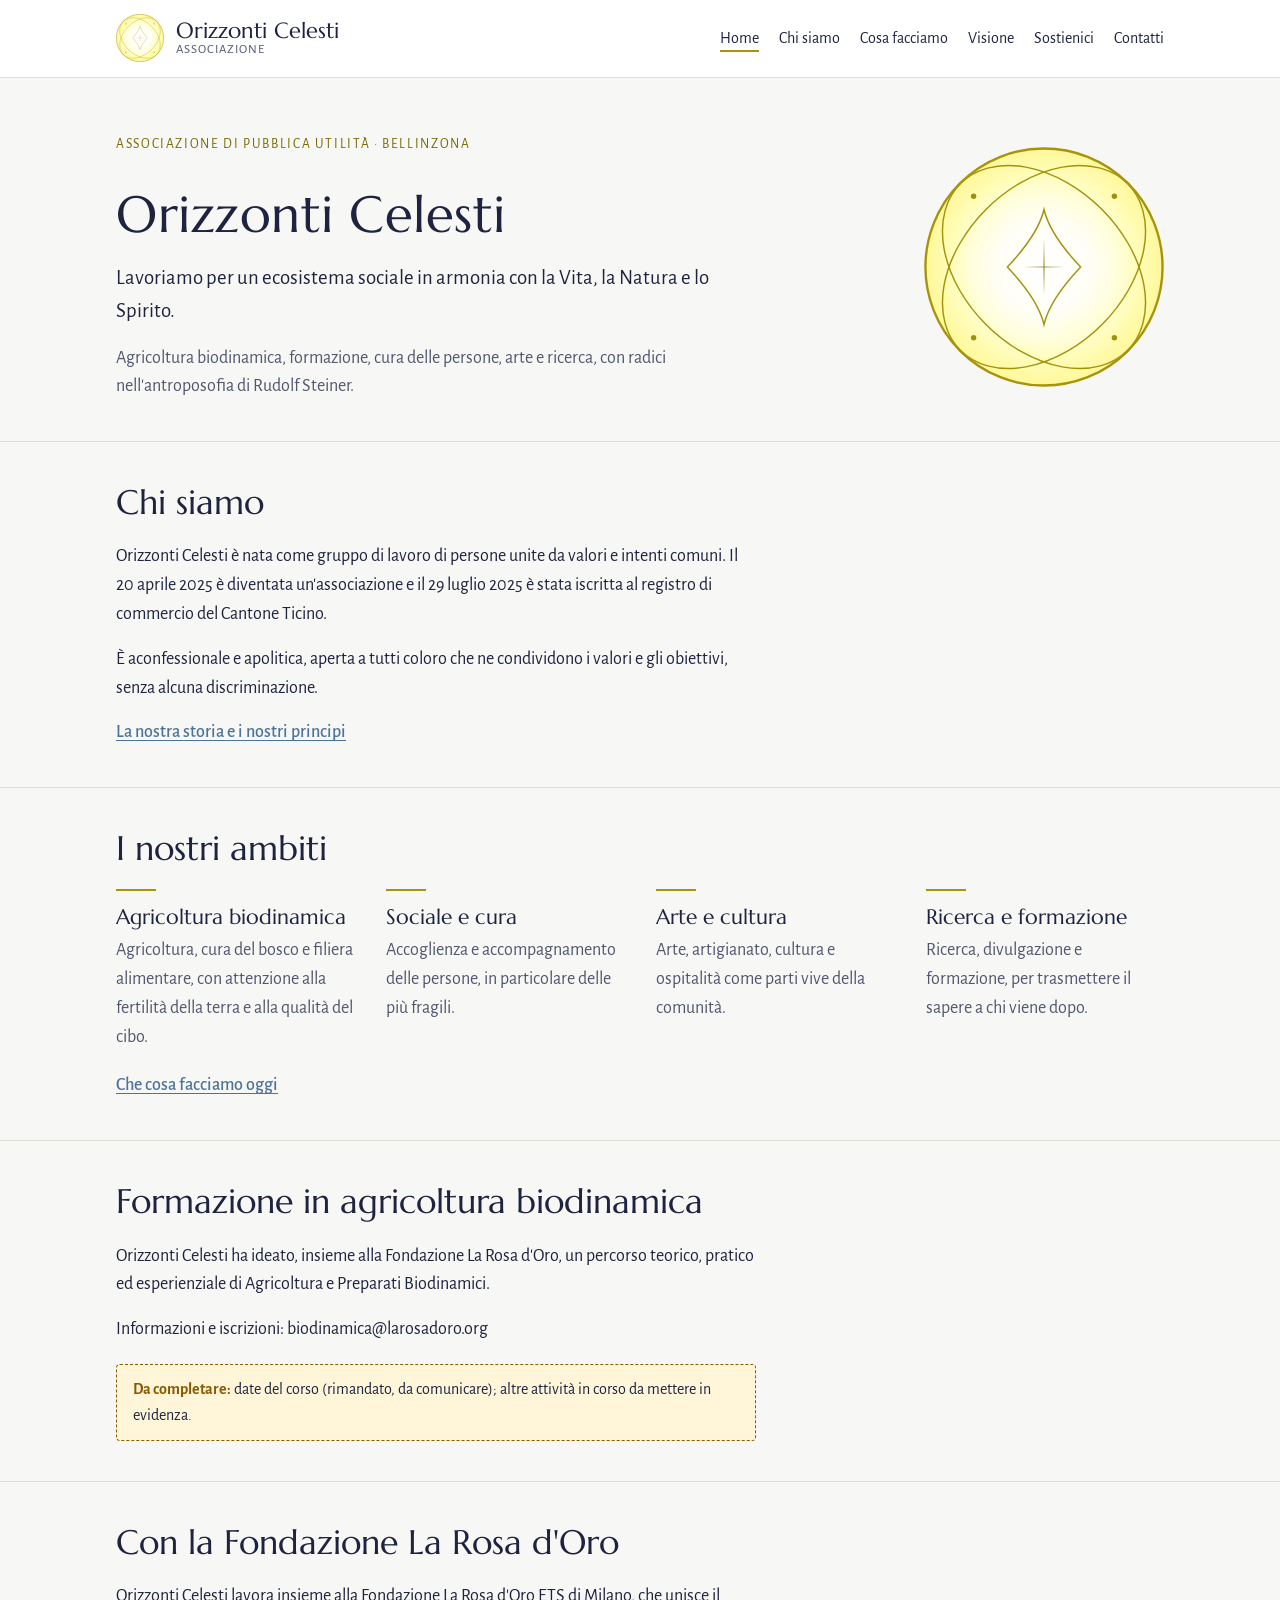
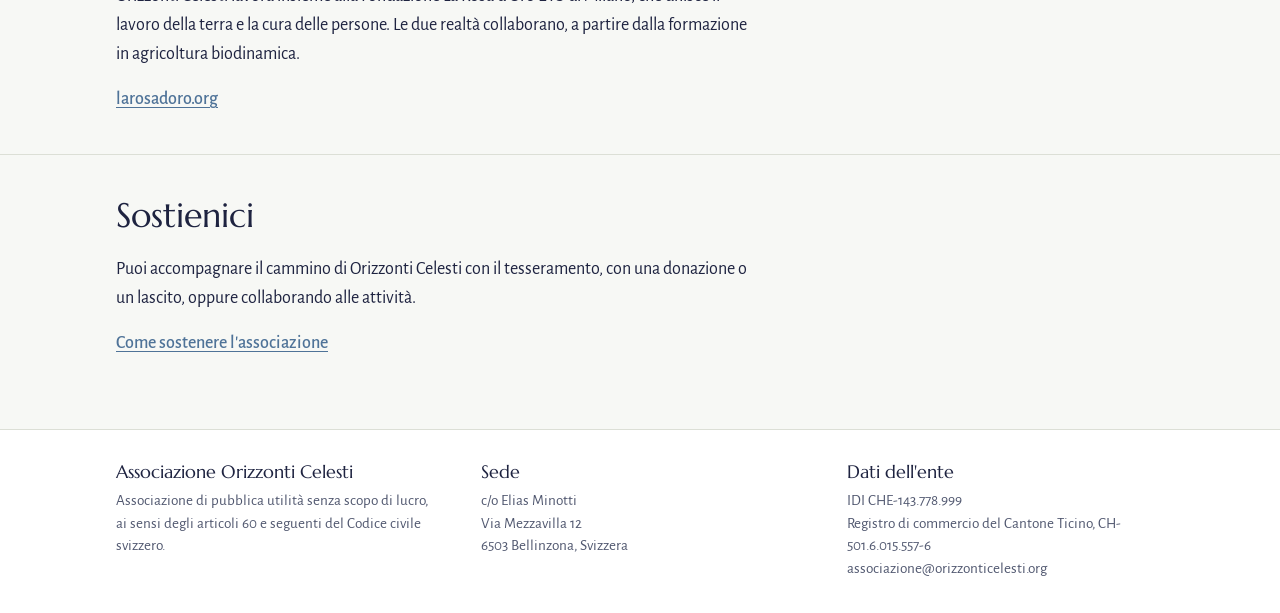
<file: index.html>
<!doctype html>
<html lang="it">
<head>
<meta charset="utf-8">
<meta name="viewport" content="width=device-width, initial-scale=1, viewport-fit=cover">
<title>Orizzonti Celesti</title>
<meta name="description" content="Associazione svizzera di pubblica utilità: agricoltura biodinamica, formazione, cura delle persone, arte e ricerca, con radici nell'antroposofia.">
<link rel="canonical" href="https://orizzonticelesti.org/">
<meta property="og:type" content="website">
<meta property="og:locale" content="it_CH">
<meta property="og:site_name" content="Orizzonti Celesti">
<meta property="og:title" content="Orizzonti Celesti">
<meta property="og:description" content="Associazione svizzera di pubblica utilità: agricoltura biodinamica, formazione, cura delle persone, arte e ricerca, con radici nell'antroposofia.">
<meta property="og:url" content="https://orizzonticelesti.org/">
<link rel="icon" href="img/simbolo.svg" type="image/svg+xml">
<link rel="preconnect" href="https://fonts.googleapis.com">
<link rel="preconnect" href="https://fonts.gstatic.com" crossorigin>
<link rel="stylesheet" href="https://fonts.googleapis.com/css2?family=Alegreya+Sans:ital,wght@0,400;0,500;0,700;1,400&family=Marcellus&display=swap">
<link rel="stylesheet" href="css/stile.css">
</head>
<body>
<header class="testata">
  <div class="contenitore">
    <a class="marchio" href="./">
      <img src="img/simbolo.svg" alt="" width="48" height="48">
      <span><strong>Orizzonti Celesti</strong><small>Associazione</small></span>
    </a>
    <nav class="menu" aria-label="Menu principale">
      <ul>
        <li><a href="./" aria-current="page">Home</a></li>
        <li><a href="chi-siamo.html">Chi siamo</a></li>
        <li><a href="cosa-facciamo.html">Cosa facciamo</a></li>
        <li><a href="visione.html">Visione</a></li>
        <li><a href="sostienici.html">Sostienici</a></li>
        <li><a href="contatti.html">Contatti</a></li>
      </ul>
    </nav>
  </div>
</header>
<main>
<section class="apertura con-simbolo">
  <div class="contenitore">
    <div class="introduzione">
      <p class="occhiello">Associazione di pubblica utilità · Bellinzona</p>
      <h1>Orizzonti Celesti</h1>
      <p class="guida">Lavoriamo per un ecosistema sociale in armonia con la Vita, la Natura e lo Spirito.</p>
      <p class="sotto">Agricoltura biodinamica, formazione, cura delle persone, arte e ricerca, con radici nell'antroposofia di Rudolf Steiner.</p>
    </div>
    <img class="simbolo" src="img/simbolo.svg" alt="Il simbolo di Orizzonti Celesti: un cerchio di luce dorata con due orbite e una stella al centro" width="240" height="240">
  </div>
</section>

<section class="sezione" aria-labelledby="chi">
  <div class="contenitore">
    <h2 id="chi">Chi siamo</h2>
    <div class="testo">
      <p>Orizzonti Celesti è nata come gruppo di lavoro di persone unite da valori e intenti comuni. Il 20 aprile 2025 è diventata un'associazione e il 29 luglio 2025 è stata iscritta al registro di commercio del Cantone Ticino.</p>
      <p>È aconfessionale e apolitica, aperta a tutti coloro che ne condividono i valori e gli obiettivi, senza alcuna discriminazione.</p>
      <p><a class="collegamento" href="chi-siamo.html">La nostra storia e i nostri principi</a></p>
    </div>
  </div>
</section>

<section class="sezione" aria-labelledby="ambiti">
  <div class="contenitore">
    <h2 id="ambiti">I nostri ambiti</h2>
    <ul class="ambiti">
      <li>
        <h3>Agricoltura biodinamica</h3>
        <p>Agricoltura, cura del bosco e filiera alimentare, con attenzione alla fertilità della terra e alla qualità del cibo.</p>
      </li>
      <li>
        <h3>Sociale e cura</h3>
        <p>Accoglienza e accompagnamento delle persone, in particolare delle più fragili.</p>
      </li>
      <li>
        <h3>Arte e cultura</h3>
        <p>Arte, artigianato, cultura e ospitalità come parti vive della comunità.</p>
      </li>
      <li>
        <h3>Ricerca e formazione</h3>
        <p>Ricerca, divulgazione e formazione, per trasmettere il sapere a chi viene dopo.</p>
      </li>
    </ul>
    <p><a class="collegamento" href="cosa-facciamo.html">Che cosa facciamo oggi</a></p>
  </div>
</section>

<section class="sezione" aria-labelledby="corso">
  <div class="contenitore">
    <h2 id="corso">Formazione in agricoltura biodinamica</h2>
    <div class="testo">
      <p>Orizzonti Celesti ha ideato, insieme alla Fondazione La Rosa d'Oro, un percorso teorico, pratico ed esperienziale di Agricoltura e Preparati Biodinamici.</p>
      <p>Informazioni e iscrizioni: biodinamica@larosadoro.org</p>
    </div>
    <div class="da-completare"><strong>Da completare:</strong> date del corso (rimandato, da comunicare); altre attività in corso da mettere in evidenza.</div>
  </div>
</section>

<section class="sezione" aria-labelledby="fondazione">
  <div class="contenitore">
    <h2 id="fondazione">Con la Fondazione La Rosa d'Oro</h2>
    <div class="testo">
      <p>Orizzonti Celesti lavora insieme alla Fondazione La Rosa d'Oro ETS di Milano, che unisce il lavoro della terra e la cura delle persone. Le due realtà collaborano, a partire dalla formazione in agricoltura biodinamica.</p>
      <p><a class="collegamento" href="https://larosadoro.org">larosadoro.org</a></p>
    </div>
  </div>
</section>

<section class="sezione" aria-labelledby="sostegno">
  <div class="contenitore">
    <h2 id="sostegno">Sostienici</h2>
    <div class="testo">
      <p>Puoi accompagnare il cammino di Orizzonti Celesti con il tesseramento, con una donazione o un lascito, oppure collaborando alle attività.</p>
      <p><a class="collegamento" href="sostienici.html">Come sostenere l'associazione</a></p>
    </div>
  </div>
</section>
</main>
<footer class="piede">
  <div class="contenitore">
    <div>
      <h2>Associazione Orizzonti Celesti</h2>
      <p>Associazione di pubblica utilità senza scopo di lucro, ai sensi degli articoli 60 e seguenti del Codice civile svizzero.</p>
    </div>
    <div>
      <h2>Sede</h2>
      <p>c/o Elias Minotti<br>Via Mezzavilla 12<br>6503 Bellinzona, Svizzera</p>
    </div>
    <div>
      <h2>Dati dell'ente</h2>
      <p>IDI CHE-143.778.999<br>Registro di commercio del Cantone Ticino, CH-501.6.015.557-6<br>associazione@orizzonticelesti.org</p>
    </div>
  </div>
</footer>
</body>
</html>
</file>
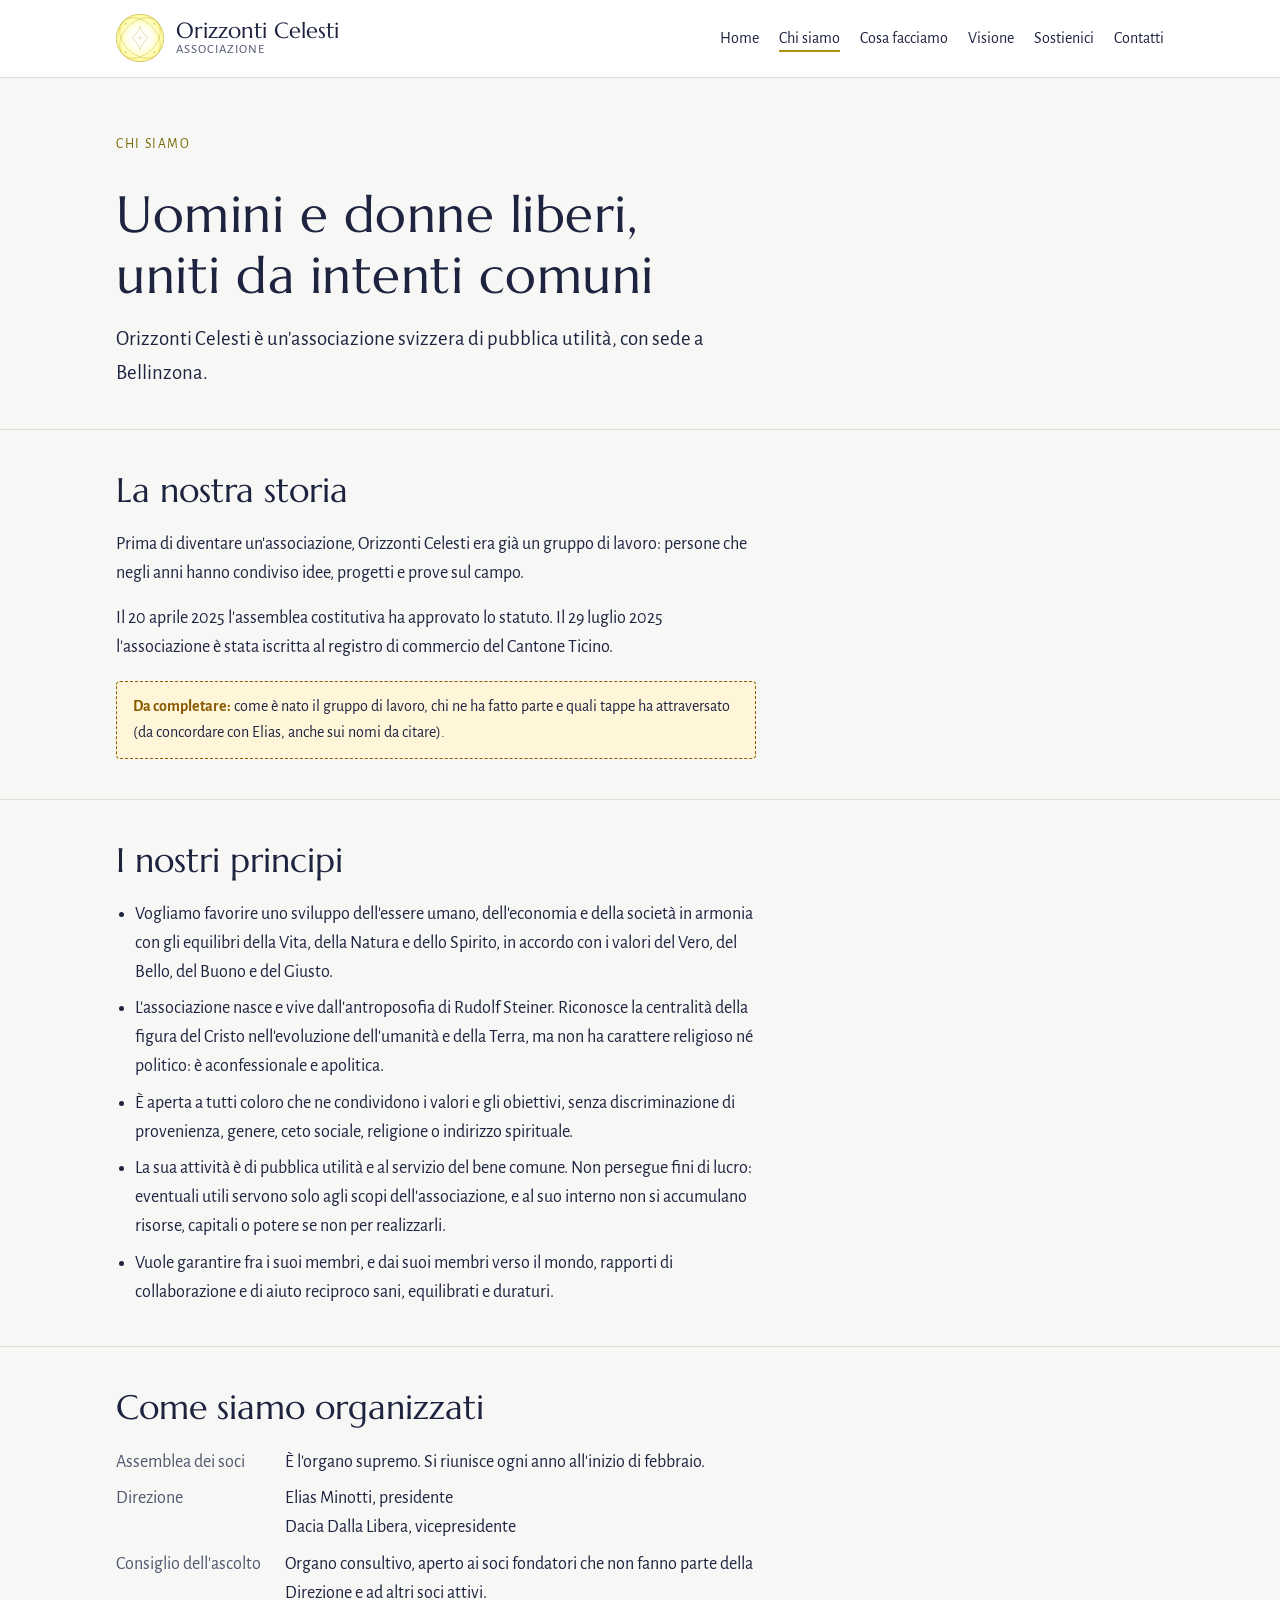
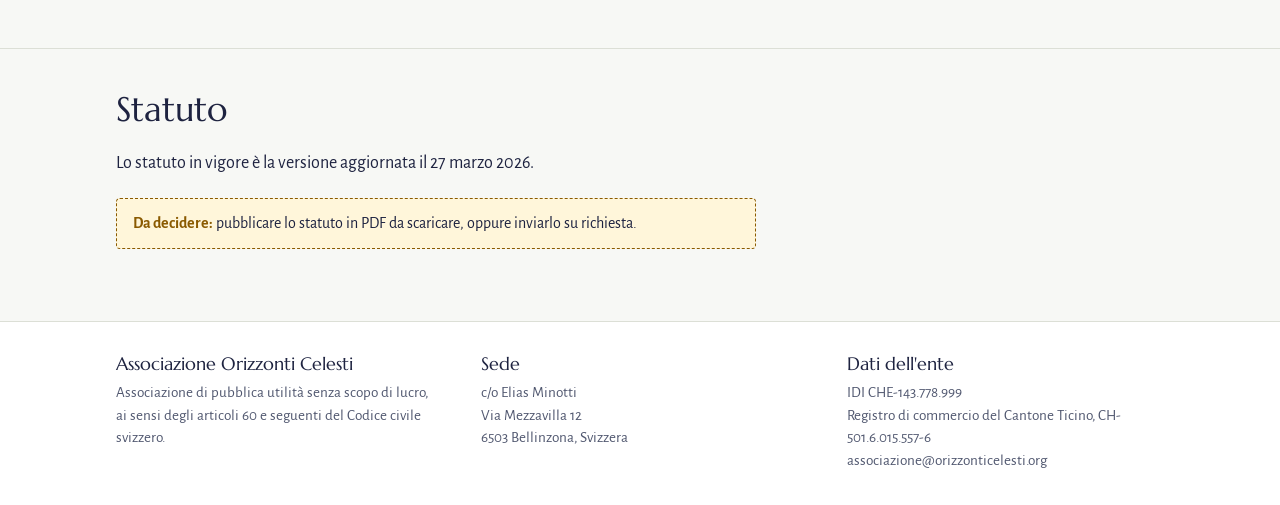
<file: chi-siamo.html>
<!doctype html>
<html lang="it">
<head>
<meta charset="utf-8">
<meta name="viewport" content="width=device-width, initial-scale=1, viewport-fit=cover">
<title>Chi siamo · Orizzonti Celesti</title>
<meta name="description" content="Storia, principi e organizzazione dell'Associazione Orizzonti Celesti di Bellinzona.">
<link rel="canonical" href="https://orizzonticelesti.org/chi-siamo.html">
<meta property="og:type" content="website">
<meta property="og:locale" content="it_CH">
<meta property="og:site_name" content="Orizzonti Celesti">
<meta property="og:title" content="Chi siamo · Orizzonti Celesti">
<meta property="og:description" content="Storia, principi e organizzazione dell'Associazione Orizzonti Celesti di Bellinzona.">
<meta property="og:url" content="https://orizzonticelesti.org/chi-siamo.html">
<link rel="icon" href="img/simbolo.svg" type="image/svg+xml">
<link rel="preconnect" href="https://fonts.googleapis.com">
<link rel="preconnect" href="https://fonts.gstatic.com" crossorigin>
<link rel="stylesheet" href="https://fonts.googleapis.com/css2?family=Alegreya+Sans:ital,wght@0,400;0,500;0,700;1,400&family=Marcellus&display=swap">
<link rel="stylesheet" href="css/stile.css">
</head>
<body>
<header class="testata">
  <div class="contenitore">
    <a class="marchio" href="./">
      <img src="img/simbolo.svg" alt="" width="48" height="48">
      <span><strong>Orizzonti Celesti</strong><small>Associazione</small></span>
    </a>
    <nav class="menu" aria-label="Menu principale">
      <ul>
        <li><a href="./">Home</a></li>
        <li><a href="chi-siamo.html" aria-current="page">Chi siamo</a></li>
        <li><a href="cosa-facciamo.html">Cosa facciamo</a></li>
        <li><a href="visione.html">Visione</a></li>
        <li><a href="sostienici.html">Sostienici</a></li>
        <li><a href="contatti.html">Contatti</a></li>
      </ul>
    </nav>
  </div>
</header>
<main>
<section class="apertura">
  <div class="contenitore">
    <div class="introduzione">
      <p class="occhiello">Chi siamo</p>
      <h1>Uomini e donne liberi, uniti da intenti comuni</h1>
      <p class="guida">Orizzonti Celesti è un'associazione svizzera di pubblica utilità, con sede a Bellinzona.</p>
    </div>
  </div>
</section>

<section class="sezione" aria-labelledby="storia">
  <div class="contenitore">
    <h2 id="storia">La nostra storia</h2>
    <div class="testo">
      <p>Prima di diventare un'associazione, Orizzonti Celesti era già un gruppo di lavoro: persone che negli anni hanno condiviso idee, progetti e prove sul campo.</p>
      <p>Il 20 aprile 2025 l'assemblea costitutiva ha approvato lo statuto. Il 29 luglio 2025 l'associazione è stata iscritta al registro di commercio del Cantone Ticino.</p>
    </div>
    <div class="da-completare"><strong>Da completare:</strong> come è nato il gruppo di lavoro, chi ne ha fatto parte e quali tappe ha attraversato (da concordare con Elias, anche sui nomi da citare).</div>
  </div>
</section>

<section class="sezione" aria-labelledby="principi">
  <div class="contenitore">
    <h2 id="principi">I nostri principi</h2>
    <ul class="elenco">
      <li>Vogliamo favorire uno sviluppo dell'essere umano, dell'economia e della società in armonia con gli equilibri della Vita, della Natura e dello Spirito, in accordo con i valori del Vero, del Bello, del Buono e del Giusto.</li>
      <li>L'associazione nasce e vive dall'antroposofia di Rudolf Steiner. Riconosce la centralità della figura del Cristo nell'evoluzione dell'umanità e della Terra, ma non ha carattere religioso né politico: è aconfessionale e apolitica.</li>
      <li>È aperta a tutti coloro che ne condividono i valori e gli obiettivi, senza discriminazione di provenienza, genere, ceto sociale, religione o indirizzo spirituale.</li>
      <li>La sua attività è di pubblica utilità e al servizio del bene comune. Non persegue fini di lucro: eventuali utili servono solo agli scopi dell'associazione, e al suo interno non si accumulano risorse, capitali o potere se non per realizzarli.</li>
      <li>Vuole garantire fra i suoi membri, e dai suoi membri verso il mondo, rapporti di collaborazione e di aiuto reciproco sani, equilibrati e duraturi.</li>
    </ul>
  </div>
</section>

<section class="sezione" aria-labelledby="organi">
  <div class="contenitore">
    <h2 id="organi">Come siamo organizzati</h2>
    <dl class="dati">
      <dt>Assemblea dei soci</dt>
      <dd>È l'organo supremo. Si riunisce ogni anno all'inizio di febbraio.</dd>
      <dt>Direzione</dt>
      <dd>Elias Minotti, presidente<br>Dacia Dalla Libera, vicepresidente</dd>
      <dt>Consiglio dell'ascolto</dt>
      <dd>Organo consultivo, aperto ai soci fondatori che non fanno parte della Direzione e ad altri soci attivi.</dd>
    </dl>
  </div>
</section>

<section class="sezione" aria-labelledby="statuto">
  <div class="contenitore">
    <h2 id="statuto">Statuto</h2>
    <div class="testo">
      <p>Lo statuto in vigore è la versione aggiornata il 27 marzo 2026.</p>
    </div>
    <div class="da-completare"><strong>Da decidere:</strong> pubblicare lo statuto in PDF da scaricare, oppure inviarlo su richiesta.</div>
  </div>
</section>
</main>
<footer class="piede">
  <div class="contenitore">
    <div>
      <h2>Associazione Orizzonti Celesti</h2>
      <p>Associazione di pubblica utilità senza scopo di lucro, ai sensi degli articoli 60 e seguenti del Codice civile svizzero.</p>
    </div>
    <div>
      <h2>Sede</h2>
      <p>c/o Elias Minotti<br>Via Mezzavilla 12<br>6503 Bellinzona, Svizzera</p>
    </div>
    <div>
      <h2>Dati dell'ente</h2>
      <p>IDI CHE-143.778.999<br>Registro di commercio del Cantone Ticino, CH-501.6.015.557-6<br>associazione@orizzonticelesti.org</p>
    </div>
  </div>
</footer>
</body>
</html>
</file>
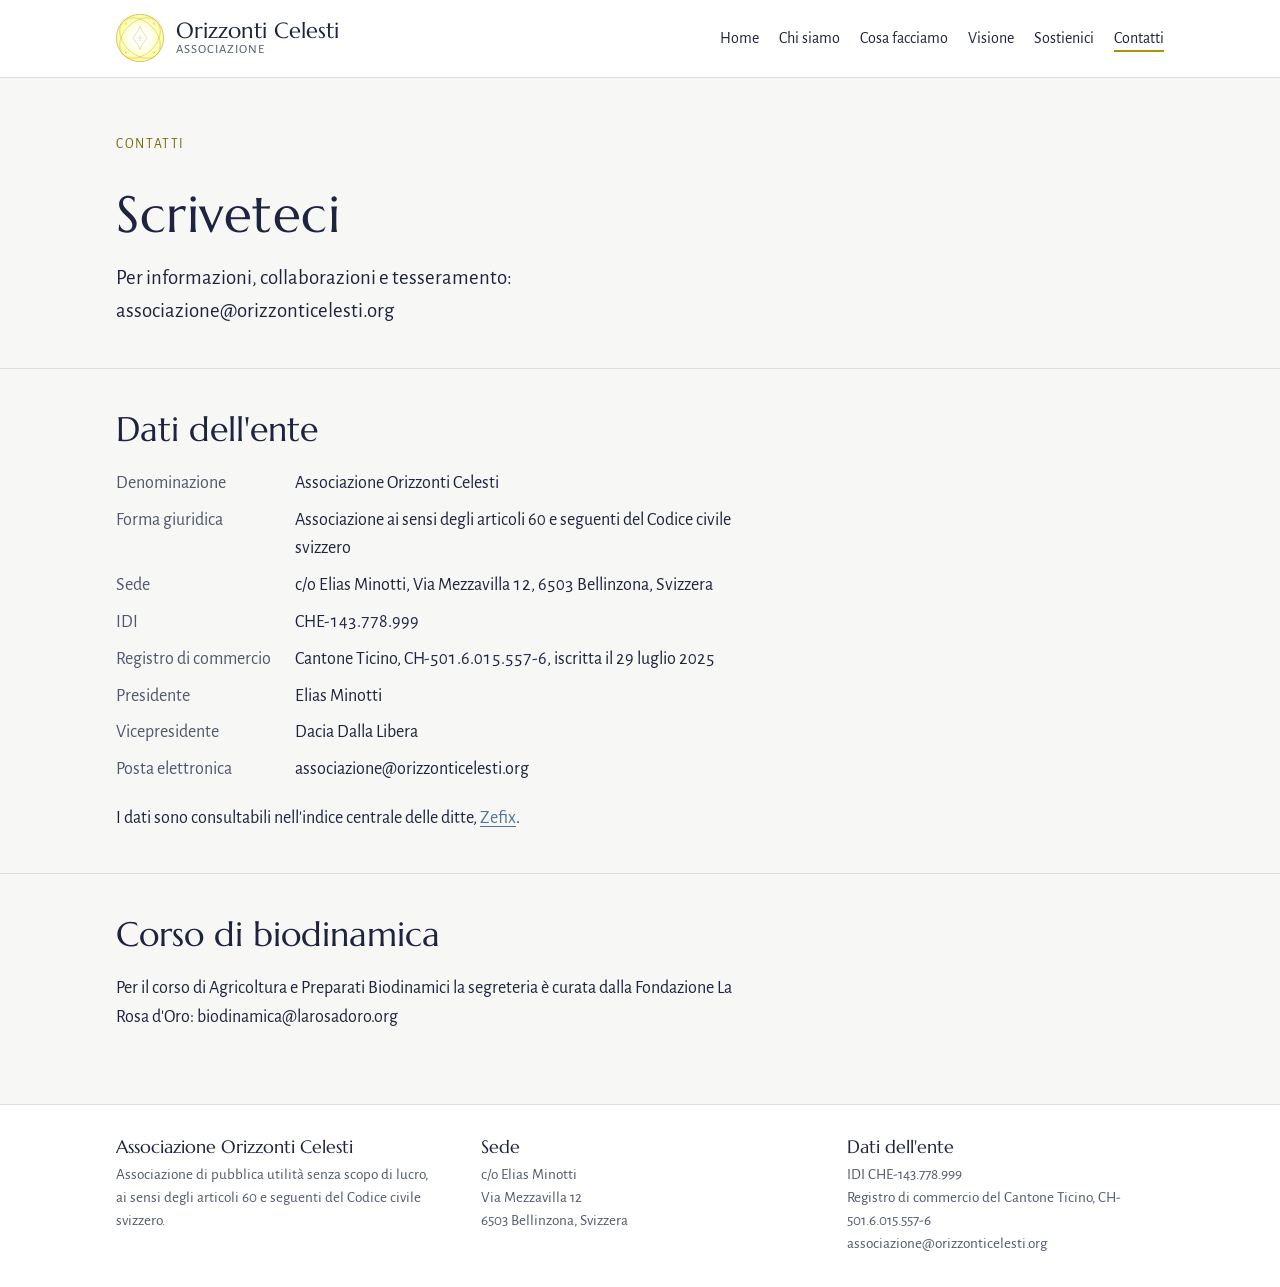
<file: contatti.html>
<!doctype html>
<html lang="it">
<head>
<meta charset="utf-8">
<meta name="viewport" content="width=device-width, initial-scale=1, viewport-fit=cover">
<title>Contatti · Orizzonti Celesti</title>
<meta name="description" content="Contatti e dati legali dell'Associazione Orizzonti Celesti, Bellinzona.">
<link rel="canonical" href="https://orizzonticelesti.org/contatti.html">
<meta property="og:type" content="website">
<meta property="og:locale" content="it_CH">
<meta property="og:site_name" content="Orizzonti Celesti">
<meta property="og:title" content="Contatti · Orizzonti Celesti">
<meta property="og:description" content="Contatti e dati legali dell'Associazione Orizzonti Celesti, Bellinzona.">
<meta property="og:url" content="https://orizzonticelesti.org/contatti.html">
<link rel="icon" href="img/simbolo.svg" type="image/svg+xml">
<link rel="preconnect" href="https://fonts.googleapis.com">
<link rel="preconnect" href="https://fonts.gstatic.com" crossorigin>
<link rel="stylesheet" href="https://fonts.googleapis.com/css2?family=Alegreya+Sans:ital,wght@0,400;0,500;0,700;1,400&family=Marcellus&display=swap">
<link rel="stylesheet" href="css/stile.css">
</head>
<body>
<header class="testata">
  <div class="contenitore">
    <a class="marchio" href="./">
      <img src="img/simbolo.svg" alt="" width="48" height="48">
      <span><strong>Orizzonti Celesti</strong><small>Associazione</small></span>
    </a>
    <nav class="menu" aria-label="Menu principale">
      <ul>
        <li><a href="./">Home</a></li>
        <li><a href="chi-siamo.html">Chi siamo</a></li>
        <li><a href="cosa-facciamo.html">Cosa facciamo</a></li>
        <li><a href="visione.html">Visione</a></li>
        <li><a href="sostienici.html">Sostienici</a></li>
        <li><a href="contatti.html" aria-current="page">Contatti</a></li>
      </ul>
    </nav>
  </div>
</header>
<main>
<section class="apertura">
  <div class="contenitore">
    <div class="introduzione">
      <p class="occhiello">Contatti</p>
      <h1>Scriveteci</h1>
      <p class="guida">Per informazioni, collaborazioni e tesseramento: associazione@orizzonticelesti.org</p>
    </div>
  </div>
</section>

<section class="sezione" aria-labelledby="ente">
  <div class="contenitore">
    <h2 id="ente">Dati dell'ente</h2>
    <dl class="dati">
      <dt>Denominazione</dt>
      <dd>Associazione Orizzonti Celesti</dd>
      <dt>Forma giuridica</dt>
      <dd>Associazione ai sensi degli articoli 60 e seguenti del Codice civile svizzero</dd>
      <dt>Sede</dt>
      <dd>c/o Elias Minotti, Via Mezzavilla 12, 6503 Bellinzona, Svizzera</dd>
      <dt>IDI</dt>
      <dd>CHE-143.778.999</dd>
      <dt>Registro di commercio</dt>
      <dd>Cantone Ticino, CH-501.6.015.557-6, iscritta il 29 luglio 2025</dd>
      <dt>Presidente</dt>
      <dd>Elias Minotti</dd>
      <dt>Vicepresidente</dt>
      <dd>Dacia Dalla Libera</dd>
      <dt>Posta elettronica</dt>
      <dd>associazione@orizzonticelesti.org</dd>
    </dl>
    <p>I dati sono consultabili nell'indice centrale delle ditte, <a href="https://www.zefix.ch/it/search/entity/welcome">Zefix</a>.</p>
  </div>
</section>

<section class="sezione" aria-labelledby="corso-contatti">
  <div class="contenitore">
    <h2 id="corso-contatti">Corso di biodinamica</h2>
    <div class="testo">
      <p>Per il corso di Agricoltura e Preparati Biodinamici la segreteria è curata dalla Fondazione La Rosa d'Oro: biodinamica@larosadoro.org</p>
    </div>
  </div>
</section>
</main>
<footer class="piede">
  <div class="contenitore">
    <div>
      <h2>Associazione Orizzonti Celesti</h2>
      <p>Associazione di pubblica utilità senza scopo di lucro, ai sensi degli articoli 60 e seguenti del Codice civile svizzero.</p>
    </div>
    <div>
      <h2>Sede</h2>
      <p>c/o Elias Minotti<br>Via Mezzavilla 12<br>6503 Bellinzona, Svizzera</p>
    </div>
    <div>
      <h2>Dati dell'ente</h2>
      <p>IDI CHE-143.778.999<br>Registro di commercio del Cantone Ticino, CH-501.6.015.557-6<br>associazione@orizzonticelesti.org</p>
    </div>
  </div>
</footer>
</body>
</html>
</file>
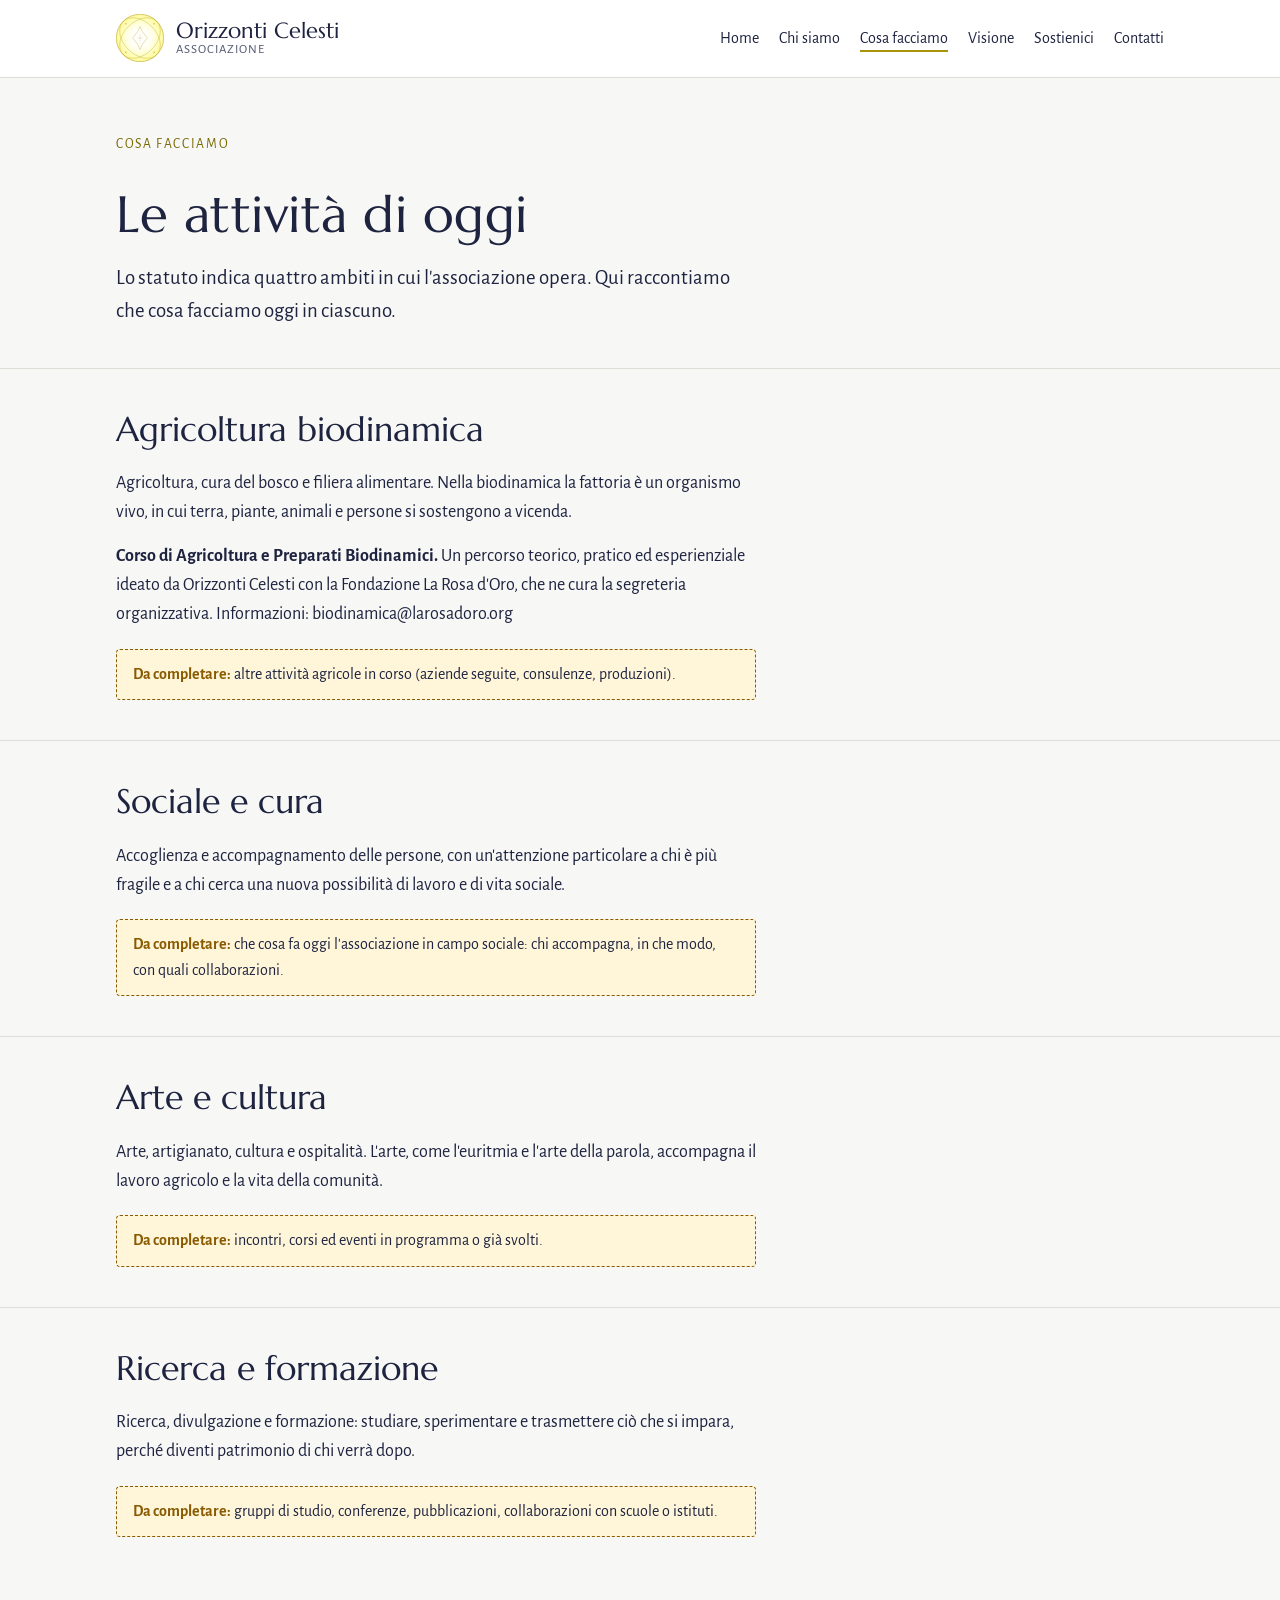
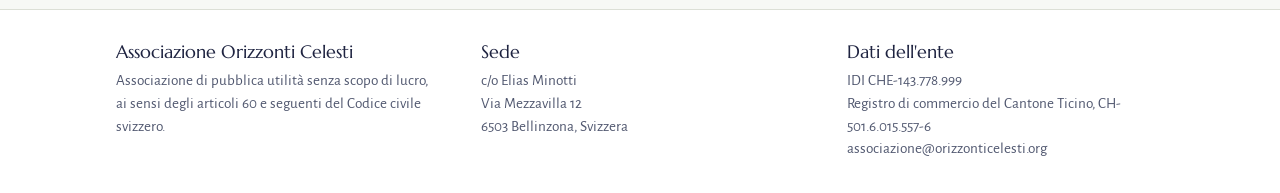
<file: cosa-facciamo.html>
<!doctype html>
<html lang="it">
<head>
<meta charset="utf-8">
<meta name="viewport" content="width=device-width, initial-scale=1, viewport-fit=cover">
<title>Cosa facciamo · Orizzonti Celesti</title>
<meta name="description" content="Le attività in corso dell'Associazione Orizzonti Celesti, ambito per ambito.">
<link rel="canonical" href="https://orizzonticelesti.org/cosa-facciamo.html">
<meta property="og:type" content="website">
<meta property="og:locale" content="it_CH">
<meta property="og:site_name" content="Orizzonti Celesti">
<meta property="og:title" content="Cosa facciamo · Orizzonti Celesti">
<meta property="og:description" content="Le attività in corso dell'Associazione Orizzonti Celesti, ambito per ambito.">
<meta property="og:url" content="https://orizzonticelesti.org/cosa-facciamo.html">
<link rel="icon" href="img/simbolo.svg" type="image/svg+xml">
<link rel="preconnect" href="https://fonts.googleapis.com">
<link rel="preconnect" href="https://fonts.gstatic.com" crossorigin>
<link rel="stylesheet" href="https://fonts.googleapis.com/css2?family=Alegreya+Sans:ital,wght@0,400;0,500;0,700;1,400&family=Marcellus&display=swap">
<link rel="stylesheet" href="css/stile.css">
</head>
<body>
<header class="testata">
  <div class="contenitore">
    <a class="marchio" href="./">
      <img src="img/simbolo.svg" alt="" width="48" height="48">
      <span><strong>Orizzonti Celesti</strong><small>Associazione</small></span>
    </a>
    <nav class="menu" aria-label="Menu principale">
      <ul>
        <li><a href="./">Home</a></li>
        <li><a href="chi-siamo.html">Chi siamo</a></li>
        <li><a href="cosa-facciamo.html" aria-current="page">Cosa facciamo</a></li>
        <li><a href="visione.html">Visione</a></li>
        <li><a href="sostienici.html">Sostienici</a></li>
        <li><a href="contatti.html">Contatti</a></li>
      </ul>
    </nav>
  </div>
</header>
<main>
<section class="apertura">
  <div class="contenitore">
    <div class="introduzione">
      <p class="occhiello">Cosa facciamo</p>
      <h1>Le attività di oggi</h1>
      <p class="guida">Lo statuto indica quattro ambiti in cui l'associazione opera. Qui raccontiamo che cosa facciamo oggi in ciascuno.</p>
    </div>
  </div>
</section>

<section class="sezione" aria-labelledby="agricoltura">
  <div class="contenitore">
    <h2 id="agricoltura">Agricoltura biodinamica</h2>
    <div class="testo">
      <p>Agricoltura, cura del bosco e filiera alimentare. Nella biodinamica la fattoria è un organismo vivo, in cui terra, piante, animali e persone si sostengono a vicenda.</p>
      <p><strong>Corso di Agricoltura e Preparati Biodinamici.</strong> Un percorso teorico, pratico ed esperienziale ideato da Orizzonti Celesti con la Fondazione La Rosa d'Oro, che ne cura la segreteria organizzativa. Informazioni: biodinamica@larosadoro.org</p>
    </div>
    <div class="da-completare"><strong>Da completare:</strong> altre attività agricole in corso (aziende seguite, consulenze, produzioni).</div>
  </div>
</section>

<section class="sezione" aria-labelledby="sociale">
  <div class="contenitore">
    <h2 id="sociale">Sociale e cura</h2>
    <div class="testo">
      <p>Accoglienza e accompagnamento delle persone, con un'attenzione particolare a chi è più fragile e a chi cerca una nuova possibilità di lavoro e di vita sociale.</p>
    </div>
    <div class="da-completare"><strong>Da completare:</strong> che cosa fa oggi l'associazione in campo sociale: chi accompagna, in che modo, con quali collaborazioni.</div>
  </div>
</section>

<section class="sezione" aria-labelledby="arte">
  <div class="contenitore">
    <h2 id="arte">Arte e cultura</h2>
    <div class="testo">
      <p>Arte, artigianato, cultura e ospitalità. L'arte, come l'euritmia e l'arte della parola, accompagna il lavoro agricolo e la vita della comunità.</p>
    </div>
    <div class="da-completare"><strong>Da completare:</strong> incontri, corsi ed eventi in programma o già svolti.</div>
  </div>
</section>

<section class="sezione" aria-labelledby="ricerca">
  <div class="contenitore">
    <h2 id="ricerca">Ricerca e formazione</h2>
    <div class="testo">
      <p>Ricerca, divulgazione e formazione: studiare, sperimentare e trasmettere ciò che si impara, perché diventi patrimonio di chi verrà dopo.</p>
    </div>
    <div class="da-completare"><strong>Da completare:</strong> gruppi di studio, conferenze, pubblicazioni, collaborazioni con scuole o istituti.</div>
  </div>
</section>
</main>
<footer class="piede">
  <div class="contenitore">
    <div>
      <h2>Associazione Orizzonti Celesti</h2>
      <p>Associazione di pubblica utilità senza scopo di lucro, ai sensi degli articoli 60 e seguenti del Codice civile svizzero.</p>
    </div>
    <div>
      <h2>Sede</h2>
      <p>c/o Elias Minotti<br>Via Mezzavilla 12<br>6503 Bellinzona, Svizzera</p>
    </div>
    <div>
      <h2>Dati dell'ente</h2>
      <p>IDI CHE-143.778.999<br>Registro di commercio del Cantone Ticino, CH-501.6.015.557-6<br>associazione@orizzonticelesti.org</p>
    </div>
  </div>
</footer>
</body>
</html>
</file>
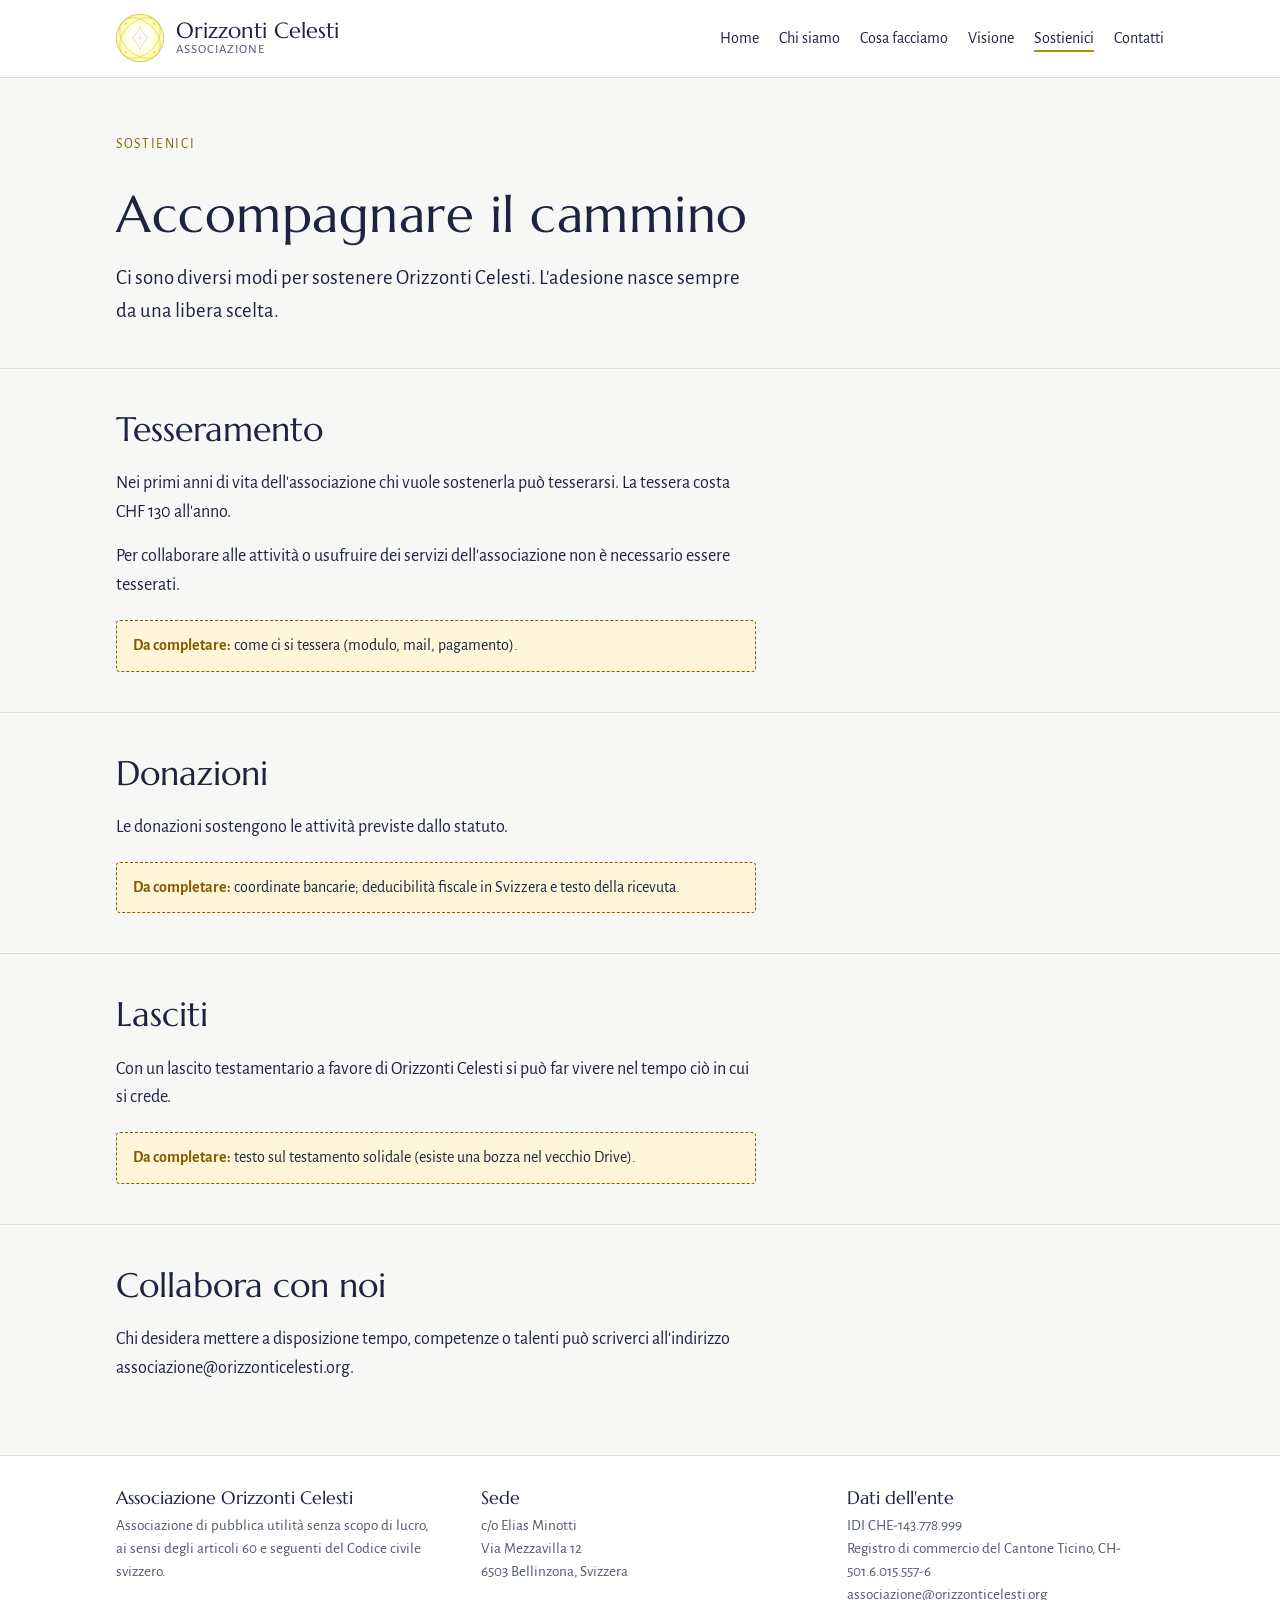
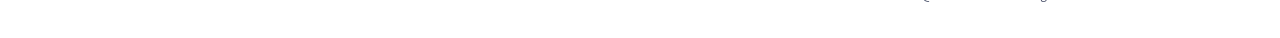
<file: sostienici.html>
<!doctype html>
<html lang="it">
<head>
<meta charset="utf-8">
<meta name="viewport" content="width=device-width, initial-scale=1, viewport-fit=cover">
<title>Sostienici · Orizzonti Celesti</title>
<meta name="description" content="Tesseramento, donazioni, lasciti e collaborazione con l'Associazione Orizzonti Celesti.">
<link rel="canonical" href="https://orizzonticelesti.org/sostienici.html">
<meta property="og:type" content="website">
<meta property="og:locale" content="it_CH">
<meta property="og:site_name" content="Orizzonti Celesti">
<meta property="og:title" content="Sostienici · Orizzonti Celesti">
<meta property="og:description" content="Tesseramento, donazioni, lasciti e collaborazione con l'Associazione Orizzonti Celesti.">
<meta property="og:url" content="https://orizzonticelesti.org/sostienici.html">
<link rel="icon" href="img/simbolo.svg" type="image/svg+xml">
<link rel="preconnect" href="https://fonts.googleapis.com">
<link rel="preconnect" href="https://fonts.gstatic.com" crossorigin>
<link rel="stylesheet" href="https://fonts.googleapis.com/css2?family=Alegreya+Sans:ital,wght@0,400;0,500;0,700;1,400&family=Marcellus&display=swap">
<link rel="stylesheet" href="css/stile.css">
</head>
<body>
<header class="testata">
  <div class="contenitore">
    <a class="marchio" href="./">
      <img src="img/simbolo.svg" alt="" width="48" height="48">
      <span><strong>Orizzonti Celesti</strong><small>Associazione</small></span>
    </a>
    <nav class="menu" aria-label="Menu principale">
      <ul>
        <li><a href="./">Home</a></li>
        <li><a href="chi-siamo.html">Chi siamo</a></li>
        <li><a href="cosa-facciamo.html">Cosa facciamo</a></li>
        <li><a href="visione.html">Visione</a></li>
        <li><a href="sostienici.html" aria-current="page">Sostienici</a></li>
        <li><a href="contatti.html">Contatti</a></li>
      </ul>
    </nav>
  </div>
</header>
<main>
<section class="apertura">
  <div class="contenitore">
    <div class="introduzione">
      <p class="occhiello">Sostienici</p>
      <h1>Accompagnare il cammino</h1>
      <p class="guida">Ci sono diversi modi per sostenere Orizzonti Celesti. L'adesione nasce sempre da una libera scelta.</p>
    </div>
  </div>
</section>

<section class="sezione" aria-labelledby="tessera">
  <div class="contenitore">
    <h2 id="tessera">Tesseramento</h2>
    <div class="testo">
      <p>Nei primi anni di vita dell'associazione chi vuole sostenerla può tesserarsi. La tessera costa CHF 130 all'anno.</p>
      <p>Per collaborare alle attività o usufruire dei servizi dell'associazione non è necessario essere tesserati.</p>
    </div>
    <div class="da-completare"><strong>Da completare:</strong> come ci si tessera (modulo, mail, pagamento).</div>
  </div>
</section>

<section class="sezione" aria-labelledby="dona">
  <div class="contenitore">
    <h2 id="dona">Donazioni</h2>
    <div class="testo">
      <p>Le donazioni sostengono le attività previste dallo statuto.</p>
    </div>
    <div class="da-completare"><strong>Da completare:</strong> coordinate bancarie; deducibilità fiscale in Svizzera e testo della ricevuta.</div>
  </div>
</section>

<section class="sezione" aria-labelledby="lasciti">
  <div class="contenitore">
    <h2 id="lasciti">Lasciti</h2>
    <div class="testo">
      <p>Con un lascito testamentario a favore di Orizzonti Celesti si può far vivere nel tempo ciò in cui si crede.</p>
    </div>
    <div class="da-completare"><strong>Da completare:</strong> testo sul testamento solidale (esiste una bozza nel vecchio Drive).</div>
  </div>
</section>

<section class="sezione" aria-labelledby="collabora">
  <div class="contenitore">
    <h2 id="collabora">Collabora con noi</h2>
    <div class="testo">
      <p>Chi desidera mettere a disposizione tempo, competenze o talenti può scriverci all'indirizzo associazione@orizzonticelesti.org.</p>
    </div>
  </div>
</section>
</main>
<footer class="piede">
  <div class="contenitore">
    <div>
      <h2>Associazione Orizzonti Celesti</h2>
      <p>Associazione di pubblica utilità senza scopo di lucro, ai sensi degli articoli 60 e seguenti del Codice civile svizzero.</p>
    </div>
    <div>
      <h2>Sede</h2>
      <p>c/o Elias Minotti<br>Via Mezzavilla 12<br>6503 Bellinzona, Svizzera</p>
    </div>
    <div>
      <h2>Dati dell'ente</h2>
      <p>IDI CHE-143.778.999<br>Registro di commercio del Cantone Ticino, CH-501.6.015.557-6<br>associazione@orizzonticelesti.org</p>
    </div>
  </div>
</footer>
</body>
</html>
</file>
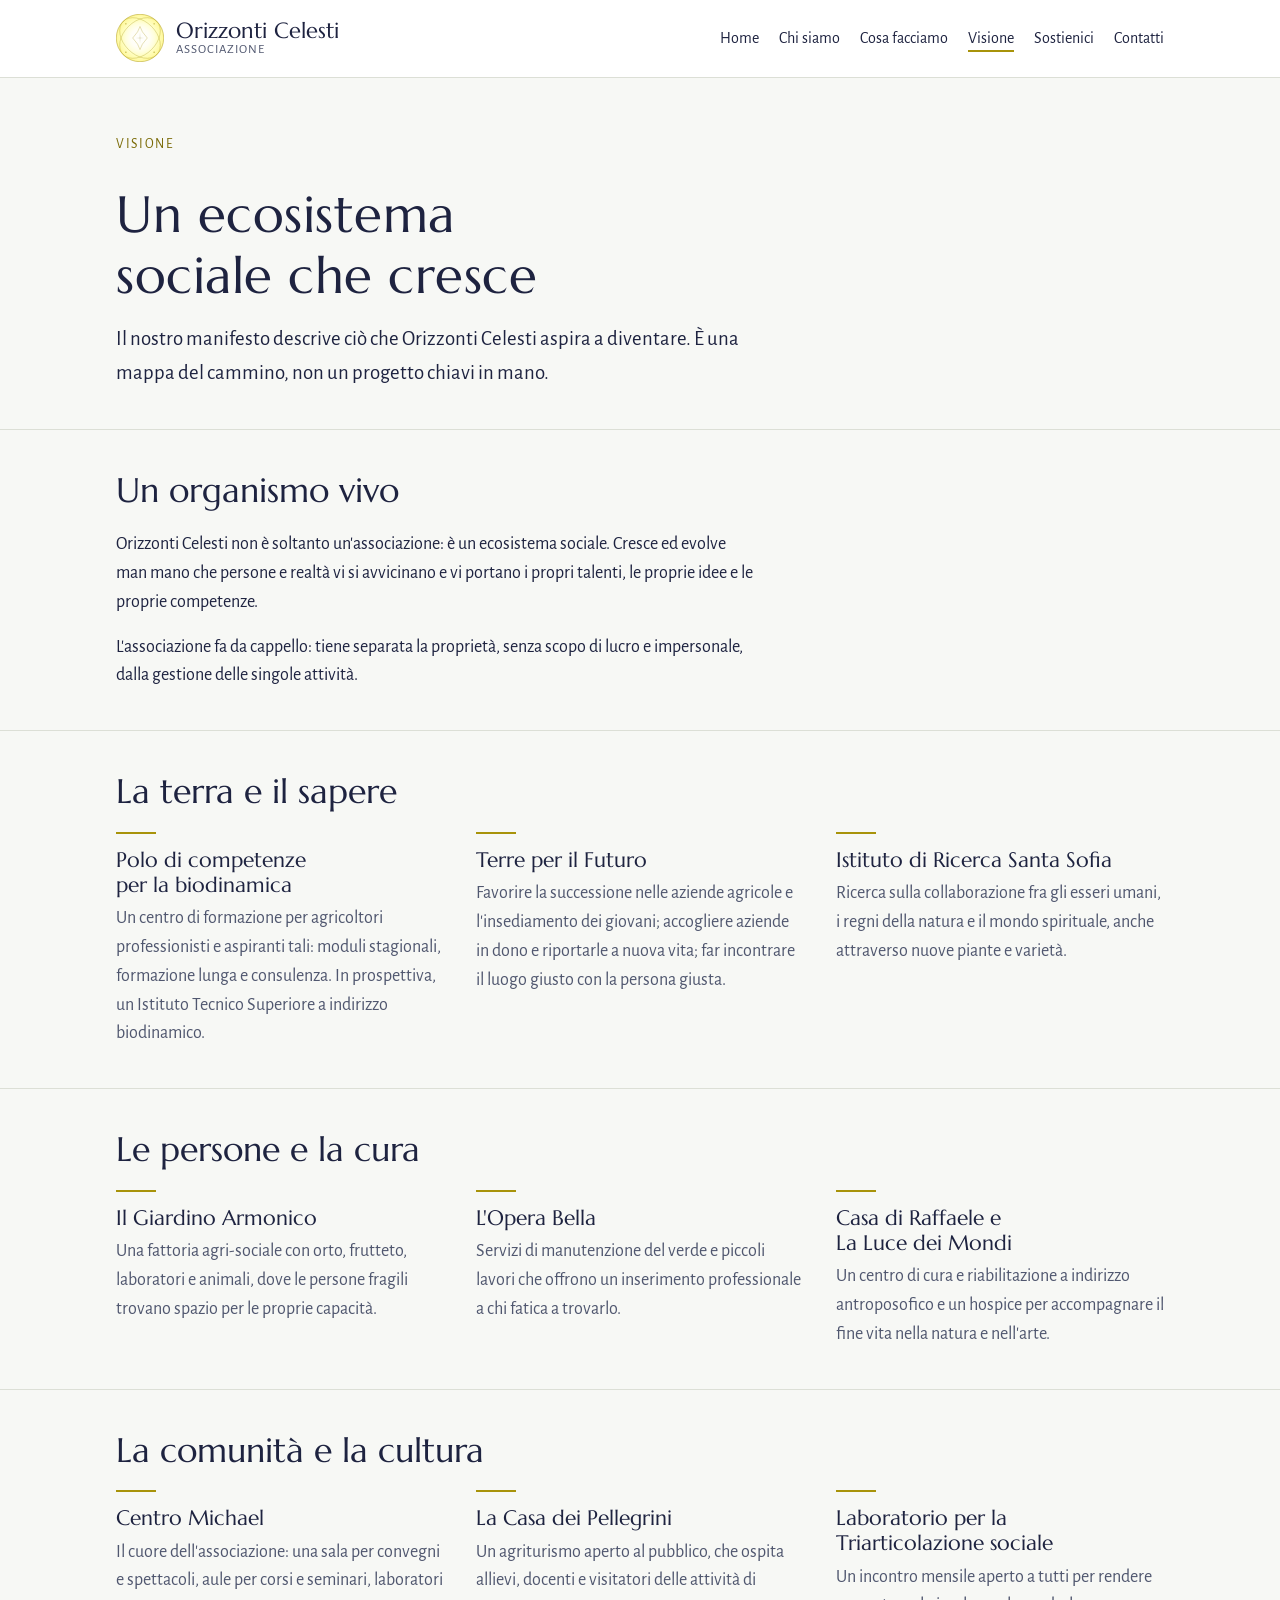
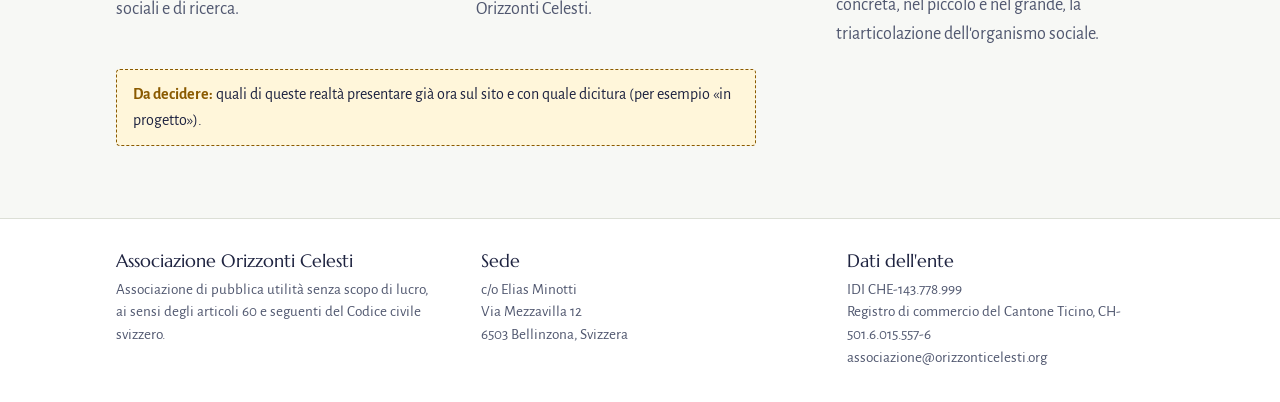
<file: visione.html>
<!doctype html>
<html lang="it">
<head>
<meta charset="utf-8">
<meta name="viewport" content="width=device-width, initial-scale=1, viewport-fit=cover">
<title>Visione · Orizzonti Celesti</title>
<meta name="description" content="Il manifesto di Orizzonti Celesti: l'ecosistema sociale che l'associazione vuole far crescere.">
<link rel="canonical" href="https://orizzonticelesti.org/visione.html">
<meta property="og:type" content="website">
<meta property="og:locale" content="it_CH">
<meta property="og:site_name" content="Orizzonti Celesti">
<meta property="og:title" content="Visione · Orizzonti Celesti">
<meta property="og:description" content="Il manifesto di Orizzonti Celesti: l'ecosistema sociale che l'associazione vuole far crescere.">
<meta property="og:url" content="https://orizzonticelesti.org/visione.html">
<link rel="icon" href="img/simbolo.svg" type="image/svg+xml">
<link rel="preconnect" href="https://fonts.googleapis.com">
<link rel="preconnect" href="https://fonts.gstatic.com" crossorigin>
<link rel="stylesheet" href="https://fonts.googleapis.com/css2?family=Alegreya+Sans:ital,wght@0,400;0,500;0,700;1,400&family=Marcellus&display=swap">
<link rel="stylesheet" href="css/stile.css">
</head>
<body>
<header class="testata">
  <div class="contenitore">
    <a class="marchio" href="./">
      <img src="img/simbolo.svg" alt="" width="48" height="48">
      <span><strong>Orizzonti Celesti</strong><small>Associazione</small></span>
    </a>
    <nav class="menu" aria-label="Menu principale">
      <ul>
        <li><a href="./">Home</a></li>
        <li><a href="chi-siamo.html">Chi siamo</a></li>
        <li><a href="cosa-facciamo.html">Cosa facciamo</a></li>
        <li><a href="visione.html" aria-current="page">Visione</a></li>
        <li><a href="sostienici.html">Sostienici</a></li>
        <li><a href="contatti.html">Contatti</a></li>
      </ul>
    </nav>
  </div>
</header>
<main>
<section class="apertura">
  <div class="contenitore">
    <div class="introduzione">
      <p class="occhiello">Visione</p>
      <h1>Un ecosistema sociale che cresce</h1>
      <p class="guida">Il nostro manifesto descrive ciò che Orizzonti Celesti aspira a diventare. È una mappa del cammino, non un progetto chiavi in mano.</p>
    </div>
  </div>
</section>

<section class="sezione" aria-labelledby="essere">
  <div class="contenitore">
    <h2 id="essere">Un organismo vivo</h2>
    <div class="testo">
      <p>Orizzonti Celesti non è soltanto un'associazione: è un ecosistema sociale. Cresce ed evolve man mano che persone e realtà vi si avvicinano e vi portano i propri talenti, le proprie idee e le proprie competenze.</p>
      <p>L'associazione fa da cappello: tiene separata la proprietà, senza scopo di lucro e impersonale, dalla gestione delle singole attività.</p>
    </div>
  </div>
</section>

<section class="sezione" aria-labelledby="terra">
  <div class="contenitore">
    <h2 id="terra">La terra e il sapere</h2>
    <ul class="ambiti">
      <li>
        <h3>Polo di competenze per la biodinamica</h3>
        <p>Un centro di formazione per agricoltori professionisti e aspiranti tali: moduli stagionali, formazione lunga e consulenza. In prospettiva, un Istituto Tecnico Superiore a indirizzo biodinamico.</p>
      </li>
      <li>
        <h3>Terre per il Futuro</h3>
        <p>Favorire la successione nelle aziende agricole e l'insediamento dei giovani; accogliere aziende in dono e riportarle a nuova vita; far incontrare il luogo giusto con la persona giusta.</p>
      </li>
      <li>
        <h3>Istituto di Ricerca Santa Sofia</h3>
        <p>Ricerca sulla collaborazione fra gli esseri umani, i regni della natura e il mondo spirituale, anche attraverso nuove piante e varietà.</p>
      </li>
    </ul>
  </div>
</section>

<section class="sezione" aria-labelledby="persone">
  <div class="contenitore">
    <h2 id="persone">Le persone e la cura</h2>
    <ul class="ambiti">
      <li>
        <h3>Il Giardino Armonico</h3>
        <p>Una fattoria agri-sociale con orto, frutteto, laboratori e animali, dove le persone fragili trovano spazio per le proprie capacità.</p>
      </li>
      <li>
        <h3>L'Opera Bella</h3>
        <p>Servizi di manutenzione del verde e piccoli lavori che offrono un inserimento professionale a chi fatica a trovarlo.</p>
      </li>
      <li>
        <h3>Casa di Raffaele e La Luce dei Mondi</h3>
        <p>Un centro di cura e riabilitazione a indirizzo antroposofico e un hospice per accompagnare il fine vita nella natura e nell'arte.</p>
      </li>
    </ul>
  </div>
</section>

<section class="sezione" aria-labelledby="comunita">
  <div class="contenitore">
    <h2 id="comunita">La comunità e la cultura</h2>
    <ul class="ambiti">
      <li>
        <h3>Centro Michael</h3>
        <p>Il cuore dell'associazione: una sala per convegni e spettacoli, aule per corsi e seminari, laboratori sociali e di ricerca.</p>
      </li>
      <li>
        <h3>La Casa dei Pellegrini</h3>
        <p>Un agriturismo aperto al pubblico, che ospita allievi, docenti e visitatori delle attività di Orizzonti Celesti.</p>
      </li>
      <li>
        <h3>Laboratorio per la Triarticolazione sociale</h3>
        <p>Un incontro mensile aperto a tutti per rendere concreta, nel piccolo e nel grande, la triarticolazione dell'organismo sociale.</p>
      </li>
    </ul>
    <div class="da-completare"><strong>Da decidere:</strong> quali di queste realtà presentare già ora sul sito e con quale dicitura (per esempio «in progetto»).</div>
  </div>
</section>
</main>
<footer class="piede">
  <div class="contenitore">
    <div>
      <h2>Associazione Orizzonti Celesti</h2>
      <p>Associazione di pubblica utilità senza scopo di lucro, ai sensi degli articoli 60 e seguenti del Codice civile svizzero.</p>
    </div>
    <div>
      <h2>Sede</h2>
      <p>c/o Elias Minotti<br>Via Mezzavilla 12<br>6503 Bellinzona, Svizzera</p>
    </div>
    <div>
      <h2>Dati dell'ente</h2>
      <p>IDI CHE-143.778.999<br>Registro di commercio del Cantone Ticino, CH-501.6.015.557-6<br>associazione@orizzonticelesti.org</p>
    </div>
  </div>
</footer>
</body>
</html>
</file>
<file: css/stile.css>
/* Orizzonti Celesti — versione di lavoro della struttura.
   Impianto: colonna di lettura centrale, intestazione con simbolo e menu,
   piè di pagina con i dati dell'ente su ogni pagina.
   La grafica definitiva si sceglie dopo, fra i prototipi. */

:root {
  --sfondo: #F7F8F5;
  --superficie: #FFFFFF;
  --testo: #1E2340;
  --testo-tenue: #50576F;
  --oro: #A8930A;
  --oro-testo: #7A6A06;
  --celeste: #4F7398;
  --luce: #FFF7B8;
  --bordo: #DCDFD6;
  --da-fare: #8A5A00;
  --da-fare-sfondo: #FFF6DA;

  --font-titoli: "Marcellus", "Palatino Linotype", Palatino, "Book Antiqua", Georgia, serif;
  --font-testo: "Alegreya Sans", "Segoe UI", "Helvetica Neue", Arial, sans-serif;

  --larghezza: 68rem;
  --colonna: 40rem;
  color-scheme: light;
}

@media (prefers-color-scheme: dark) {
  :root:not([data-theme="light"]) {
    --sfondo: #12152A;
    --superficie: #1A1E37;
    --testo: #ECEBDD;
    --testo-tenue: #AEB2C6;
    --oro: #D9C24A;
    --oro-testo: #E6D063;
    --celeste: #93B3D8;
    --luce: #3A3720;
    --bordo: #2E3354;
    --da-fare: #F2C66B;
    --da-fare-sfondo: #2E2817;
    color-scheme: dark;
  }
}
:root[data-theme="dark"] {
  --sfondo: #12152A;
  --superficie: #1A1E37;
  --testo: #ECEBDD;
  --testo-tenue: #AEB2C6;
  --oro: #D9C24A;
  --oro-testo: #E6D063;
  --celeste: #93B3D8;
  --luce: #3A3720;
  --bordo: #2E3354;
  --da-fare: #F2C66B;
  --da-fare-sfondo: #2E2817;
  color-scheme: dark;
}

*, *::before, *::after { box-sizing: border-box; }

html { -webkit-text-size-adjust: 100%; }

body {
  margin: 0;
  background: var(--sfondo);
  color: var(--testo);
  font-family: var(--font-testo);
  font-size: 1.125rem;
  line-height: 1.6;
}

img { max-width: 100%; height: auto; }

a { color: var(--celeste); text-underline-offset: 0.18em; }
a:hover { color: var(--oro-testo); }
a:focus-visible, button:focus-visible { outline: 2px solid var(--oro); outline-offset: 3px; border-radius: 2px; }

h1, h2, h3 {
  font-family: var(--font-titoli);
  font-weight: 400;
  line-height: 1.2;
  text-wrap: balance;
  margin: 0;
}
h1 { font-size: clamp(2.2rem, 5vw, 3.2rem); letter-spacing: 0.01em; }
h2 { font-size: clamp(1.6rem, 3.4vw, 2.1rem); }
h3 { font-size: 1.3rem; }

p { margin: 0; }

.contenitore {
  width: 100%;
  max-width: var(--larghezza);
  margin-inline: auto;
  padding-inline: 1.25rem;
}

/* Intestazione */
.testata {
  border-bottom: 1px solid var(--bordo);
  background: var(--superficie);
}
.testata .contenitore {
  display: flex;
  flex-wrap: wrap;
  align-items: center;
  justify-content: space-between;
  gap: 0.75rem 2rem;
  padding-block: 0.9rem;
}
.marchio {
  display: flex;
  align-items: center;
  gap: 0.75rem;
  color: var(--testo);
  text-decoration: none;
}
.marchio img { width: 3rem; height: 3rem; }
.marchio span { display: grid; line-height: 1.15; }
.marchio strong { font-family: var(--font-titoli); font-weight: 400; font-size: 1.35rem; }
.marchio small { font-size: 0.8rem; letter-spacing: 0.08em; text-transform: uppercase; color: var(--testo-tenue); }

.menu ul {
  list-style: none;
  margin: 0;
  padding: 0;
  display: flex;
  flex-wrap: wrap;
  gap: 0.25rem 1.25rem;
}
.menu a {
  color: var(--testo);
  text-decoration: none;
  font-size: 1rem;
  padding-block: 0.25rem;
  border-bottom: 2px solid transparent;
}
.menu a:hover { color: var(--oro-testo); }
.menu a[aria-current="page"] { border-bottom-color: var(--oro); }

/* Nota di lavoro (solo nella versione di prova) */
.nota-lavoro {
  background: var(--luce);
  color: var(--testo);
  font-size: 0.95rem;
}
.nota-lavoro .contenitore { padding-block: 0.6rem; }

/* Apertura di pagina */
.apertura {
  padding-block: 3.5rem 2.5rem;
}
.apertura .contenitore {
  display: grid;
  gap: 2rem;
  align-items: center;
}
@media (min-width: 52rem) {
  .apertura.con-simbolo .contenitore { grid-template-columns: 1fr 15rem; }
}
.apertura .simbolo { width: 15rem; max-width: 60vw; justify-self: center; }
.occhiello {
  font-size: 0.85rem;
  letter-spacing: 0.12em;
  text-transform: uppercase;
  color: var(--oro-testo);
  margin-bottom: 0.75rem;
}
.apertura .introduzione { display: grid; gap: 1rem; max-width: var(--colonna); }
.apertura .guida { font-size: 1.3rem; color: var(--testo); }
.apertura .sotto { color: var(--testo-tenue); }

/* Sezioni */
.sezione { padding-block: 2.5rem; border-top: 1px solid var(--bordo); }
.sezione .contenitore { display: grid; gap: 1.25rem; }
.sezione .testo { display: grid; gap: 1rem; max-width: var(--colonna); }

.ambiti {
  list-style: none;
  margin: 0;
  padding: 0;
  display: grid;
  gap: 1.5rem 2rem;
  grid-template-columns: repeat(auto-fit, minmax(min(100%, 14rem), 1fr));
}
.ambiti li { display: grid; gap: 0.4rem; align-content: start; min-width: 0; }
.ambiti li::before {
  content: "";
  width: 2.5rem;
  height: 2px;
  background: var(--oro);
  margin-bottom: 0.5rem;
}
.ambiti p { color: var(--testo-tenue); }

.elenco { margin: 0; padding-left: 1.2rem; display: grid; gap: 0.5rem; max-width: var(--colonna); }

.dati {
  display: grid;
  grid-template-columns: minmax(8rem, max-content) 1fr;
  gap: 0.5rem 1.5rem;
  margin: 0;
  max-width: var(--colonna);
}
.dati dt { color: var(--testo-tenue); }
.dati dd { margin: 0; min-width: 0; overflow-wrap: anywhere; font-variant-numeric: tabular-nums; }
@media (max-width: 30rem) {
  .dati { grid-template-columns: 1fr; gap: 0.1rem; }
  .dati dd { margin-bottom: 0.6rem; }
}

.collegamento { font-weight: 500; }

/* Parti da completare: visibili nella versione di lavoro */
.da-completare {
  border: 1px dashed var(--da-fare);
  background: var(--da-fare-sfondo);
  color: var(--testo);
  padding: 0.75rem 1rem;
  border-radius: 4px;
  max-width: var(--colonna);
  font-size: 1rem;
}
.da-completare strong { color: var(--da-fare); font-weight: 600; }

/* Piè di pagina */
.piede {
  margin-top: 2rem;
  border-top: 1px solid var(--bordo);
  background: var(--superficie);
  color: var(--testo-tenue);
  font-size: 0.95rem;
}
.piede .contenitore {
  display: grid;
  gap: 1.5rem 3rem;
  padding-block: 2rem;
  grid-template-columns: repeat(auto-fit, minmax(min(100%, 16rem), 1fr));
}
.piede h2 { font-size: 1.1rem; color: var(--testo); margin-bottom: 0.4rem; }
.piede p { line-height: 1.5; }

@media (prefers-reduced-motion: no-preference) {
  .menu a { transition: color 0.15s ease, border-color 0.15s ease; }
}
</file>
